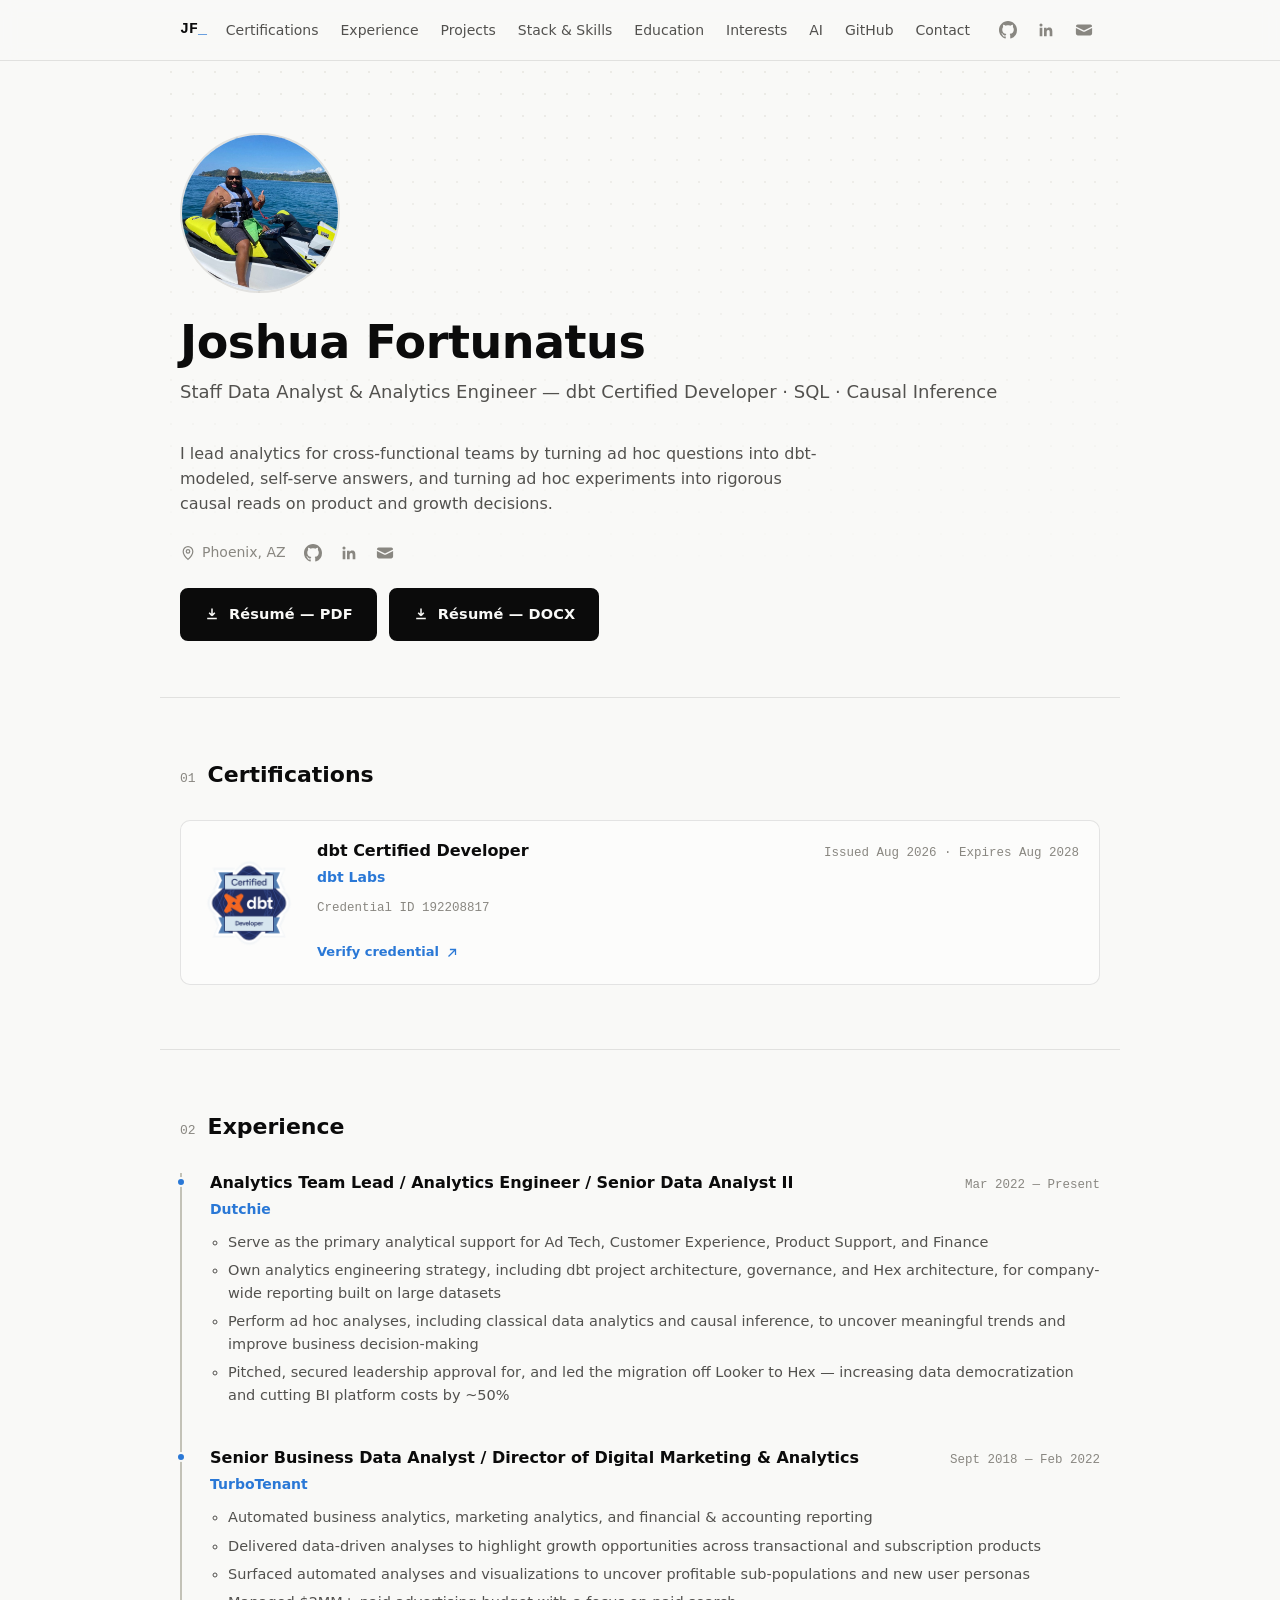
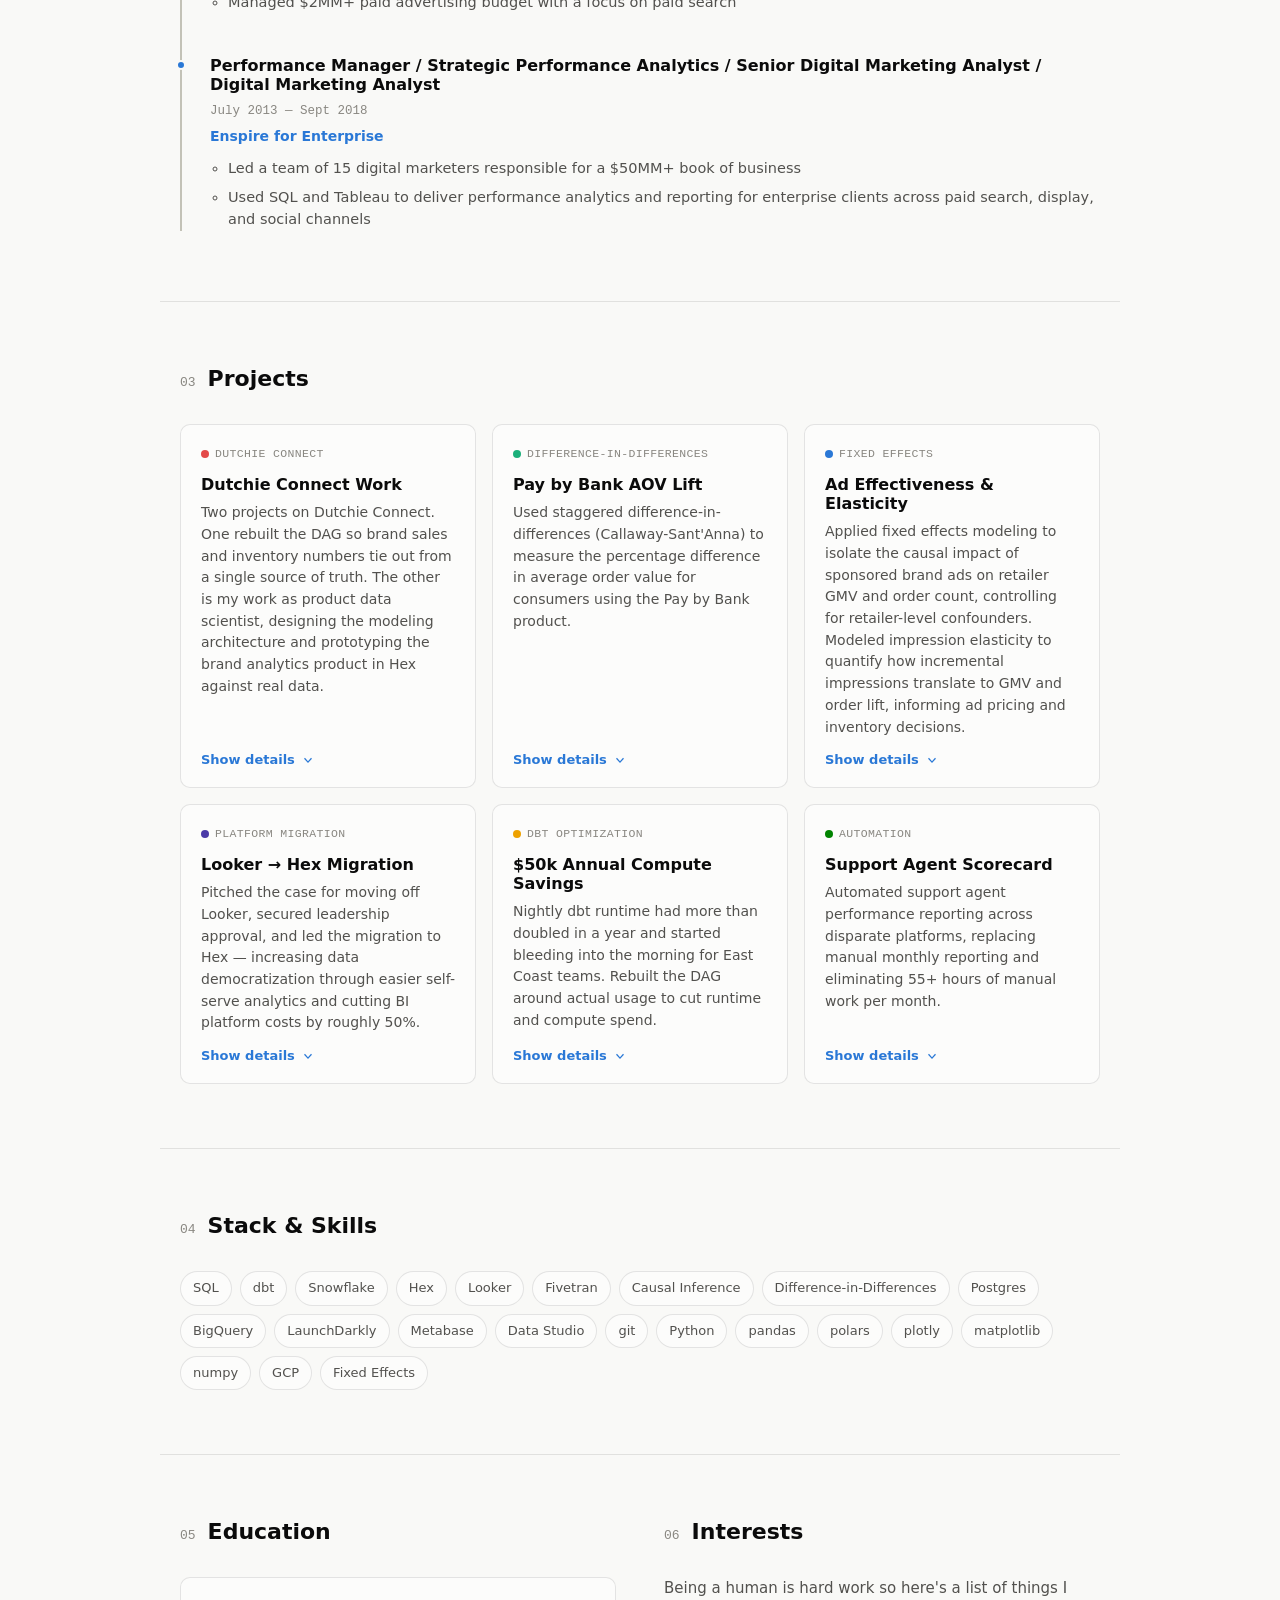
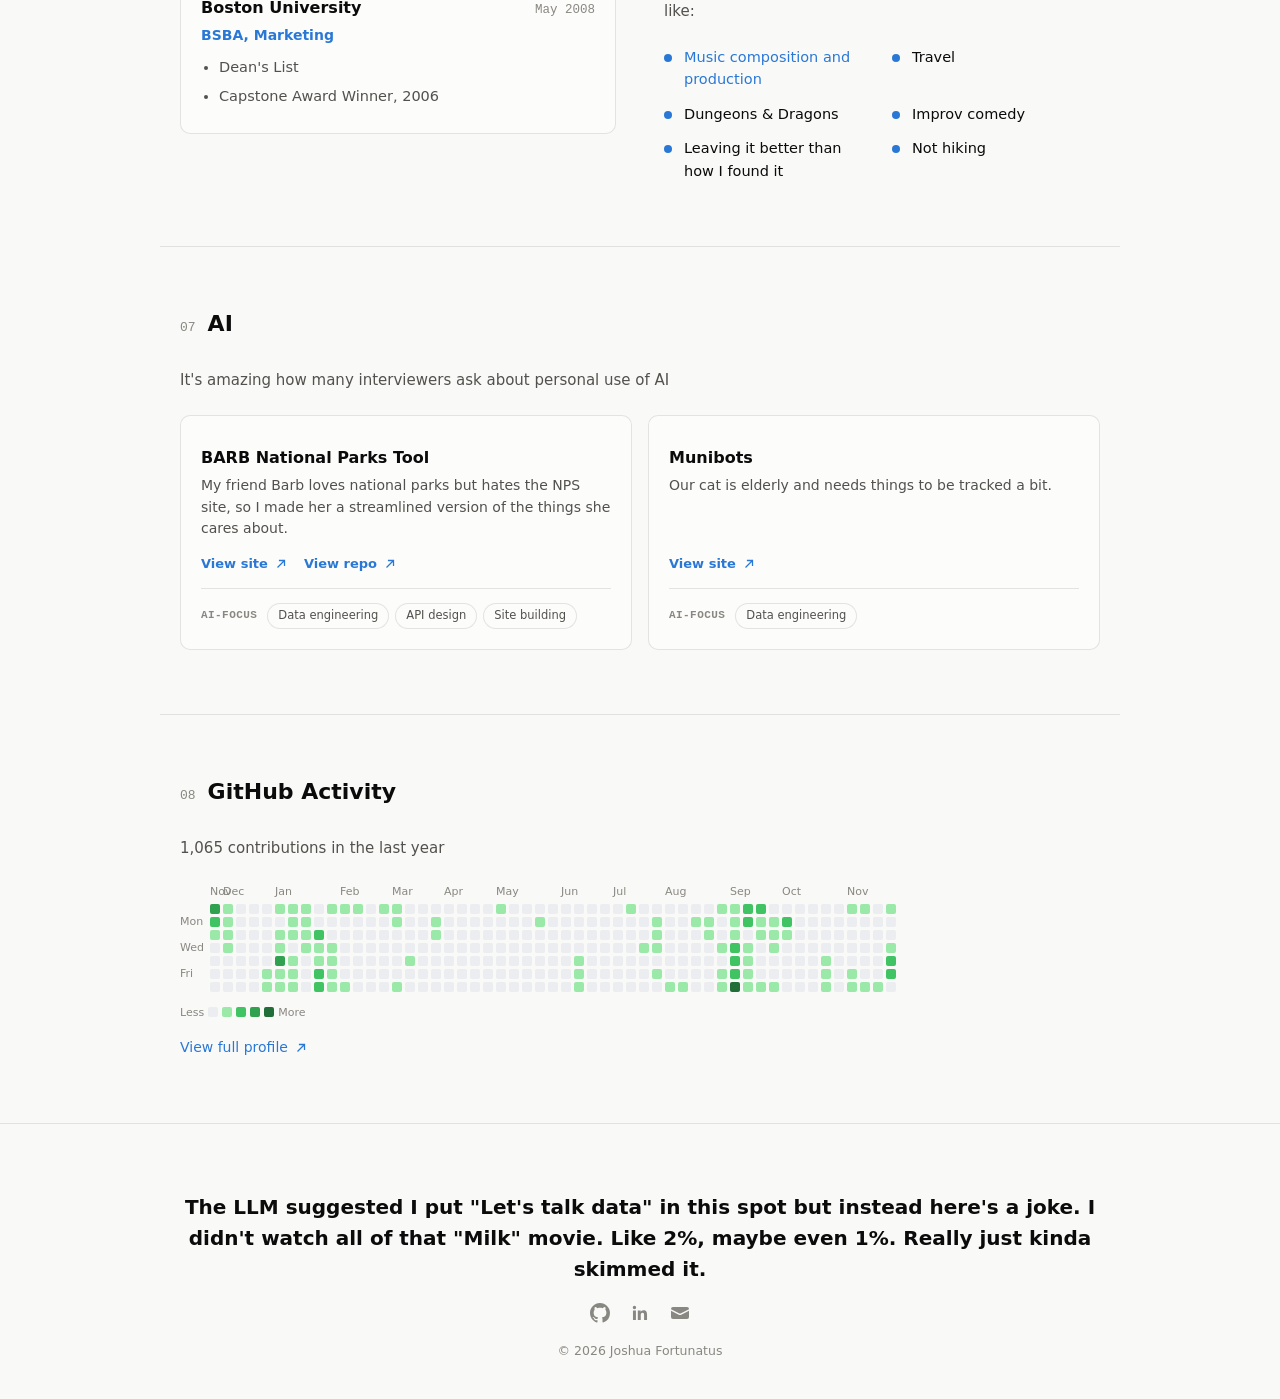
<file: index.html>
<!DOCTYPE html>
<html lang="en">
<head>
<meta charset="UTF-8">
<meta name="viewport" content="width=device-width, initial-scale=1.0">
<title>Joshua Fortunatus — Staff Data Analyst</title>
<meta name="description" content="Joshua Fortunatus — Staff Data Analyst. Analytics leadership, dbt architecture, BI modeling, and causal inference for product & growth teams.">
<link rel="icon" href="data:,">
<link rel="stylesheet" href="css/styles.css?v=2">
</head>
<body>

<header class="nav-wrap">
  <nav class="nav">
    <a class="nav__brand" href="#top">JF<span class="nav__cursor">_</span></a>
    <div class="nav__right">
      <ul class="nav__links">
        <li><a href="#certifications">Certifications</a></li>
        <li><a href="#experience">Experience</a></li>
        <li><a href="#projects">Projects</a></li>
        <li><a href="#stack">Stack &amp; Skills</a></li>
        <li><a href="#education">Education</a></li>
        <li><a href="#interests">Interests</a></li>
        <li><a href="#ai">AI</a></li>
        <li><a href="#github">GitHub</a></li>
        <li><a href="#contact">Contact</a></li>
      </ul>
      <div class="nav__socials">
        <a class="nav__social" href="https://github.com/joshuafortunatus" target="_blank" rel="noopener" aria-label="GitHub" title="GitHub">
          <svg viewBox="0 0 16 16" width="18" height="18" fill="currentColor"><path d="M8 0C3.58 0 0 3.58 0 8c0 3.54 2.29 6.53 5.47 7.59.4.07.55-.17.55-.38 0-.19-.01-.82-.01-1.49-2.01.37-2.53-.49-2.69-.94-.09-.23-.48-.94-.82-1.13-.28-.15-.68-.52-.01-.53.63-.01 1.08.58 1.23.82.72 1.21 1.87.87 2.33.66.07-.52.28-.87.51-1.07-1.78-.2-3.64-.89-3.64-3.95 0-.87.31-1.59.82-2.15-.08-.2-.36-1.02.08-2.12 0 0 .67-.21 2.2.82.64-.18 1.32-.27 2-.27.68 0 1.36.09 2 .27 1.53-1.04 2.2-.82 2.2-.82.44 1.1.16 1.92.08 2.12.51.56.82 1.27.82 2.15 0 3.07-1.87 3.75-3.65 3.95.29.25.54.73.54 1.48 0 1.07-.01 1.93-.01 2.2 0 .21.15.46.55.38A8.013 8.013 0 0 0 16 8c0-4.42-3.58-8-8-8Z"/></svg>
        </a>
        <a class="nav__social" href="https://linkedin.com/in/joshuafortunatus" target="_blank" rel="noopener" aria-label="LinkedIn" title="LinkedIn">
          <svg viewBox="0 0 24 24" width="18" height="18" fill="currentColor"><path d="M20.447 20.452h-3.554v-5.569c0-1.328-.027-3.037-1.852-3.037-1.853 0-2.136 1.445-2.136 2.939v5.667H9.351V9h3.414v1.561h.046c.477-.9 1.637-1.85 3.37-1.85 3.601 0 4.267 2.37 4.267 5.455v6.286zM5.337 7.433a2.062 2.062 0 1 1 0-4.124 2.062 2.062 0 0 1 0 4.124zM7.114 20.452H3.558V9h3.556v11.452z"/></svg>
        </a>
        <a class="nav__social" href="mailto:joshuafortunatus@gmail.com" aria-label="Email" title="Email">
          <svg viewBox="0 0 20 20" width="18" height="18" fill="currentColor"><path d="M3 4a2 2 0 0 0-2 2v.161l8.441 4.221a1.25 1.25 0 0 0 1.118 0L19 6.162V6a2 2 0 0 0-2-2H3Z"/><path d="M19 7.839l-7.77 3.885a2.75 2.75 0 0 1-2.46 0L1 7.839V14a2 2 0 0 0 2 2h14a2 2 0 0 0 2-2V7.839Z"/></svg>
        </a>
      </div>
    </div>
  </nav>
</header>

<main>

  <section id="top" class="hero">
    <div class="hero__grid" aria-hidden="true"></div>
    <div class="hero__inner">
      <div class="hero__top">
        <img class="hero__avatar" src="images/headshot.jpg" alt="Joshua Fortunatus" width="160" height="160">
        <div>
          <h1 class="hero__name">Joshua Fortunatus</h1>
          <p class="hero__title">Staff Data Analyst &amp; Analytics Engineer — dbt Certified Developer · SQL · Causal Inference</p>
        </div>
      </div>
      <p class="hero__lede">
        I lead analytics for cross-functional teams by turning ad hoc questions into
        dbt-modeled, self-serve answers, and turning ad hoc experiments into
        rigorous causal reads on product and growth decisions.
      </p>
      <div class="hero__meta">
        <span class="hero__loc">
          <svg viewBox="0 0 20 20" width="16" height="16" fill="none" stroke="currentColor" stroke-width="1.5"><path d="M10 18s6-5.5 6-10a6 6 0 1 0-12 0c0 4.5 6 10 6 10Z"/><circle cx="10" cy="8" r="2.2"/></svg>
          Phoenix, AZ
        </span>
        <a class="hero__link" href="https://github.com/joshuafortunatus" target="_blank" rel="noopener" aria-label="GitHub" title="github.com/joshuafortunatus">
          <svg viewBox="0 0 16 16" width="18" height="18" fill="currentColor"><path d="M8 0C3.58 0 0 3.58 0 8c0 3.54 2.29 6.53 5.47 7.59.4.07.55-.17.55-.38 0-.19-.01-.82-.01-1.49-2.01.37-2.53-.49-2.69-.94-.09-.23-.48-.94-.82-1.13-.28-.15-.68-.52-.01-.53.63-.01 1.08.58 1.23.82.72 1.21 1.87.87 2.33.66.07-.52.28-.87.51-1.07-1.78-.2-3.64-.89-3.64-3.95 0-.87.31-1.59.82-2.15-.08-.2-.36-1.02.08-2.12 0 0 .67-.21 2.2.82.64-.18 1.32-.27 2-.27.68 0 1.36.09 2 .27 1.53-1.04 2.2-.82 2.2-.82.44 1.1.16 1.92.08 2.12.51.56.82 1.27.82 2.15 0 3.07-1.87 3.75-3.65 3.95.29.25.54.73.54 1.48 0 1.07-.01 1.93-.01 2.2 0 .21.15.46.55.38A8.013 8.013 0 0 0 16 8c0-4.42-3.58-8-8-8Z"/></svg>
        </a>
        <a class="hero__link" href="https://linkedin.com/in/joshuafortunatus" target="_blank" rel="noopener" aria-label="LinkedIn" title="linkedin.com/in/joshuafortunatus">
          <svg viewBox="0 0 24 24" width="18" height="18" fill="currentColor"><path d="M20.447 20.452h-3.554v-5.569c0-1.328-.027-3.037-1.852-3.037-1.853 0-2.136 1.445-2.136 2.939v5.667H9.351V9h3.414v1.561h.046c.477-.9 1.637-1.85 3.37-1.85 3.601 0 4.267 2.37 4.267 5.455v6.286zM5.337 7.433a2.062 2.062 0 1 1 0-4.124 2.062 2.062 0 0 1 0 4.124zM7.114 20.452H3.558V9h3.556v11.452z"/></svg>
        </a>
        <a class="hero__link" href="mailto:joshuafortunatus@gmail.com" aria-label="Email" title="joshuafortunatus@gmail.com">
          <svg viewBox="0 0 20 20" width="18" height="18" fill="currentColor"><path d="M3 4a2 2 0 0 0-2 2v.161l8.441 4.221a1.25 1.25 0 0 0 1.118 0L19 6.162V6a2 2 0 0 0-2-2H3Z"/><path d="M19 7.839l-7.77 3.885a2.75 2.75 0 0 1-2.46 0L1 7.839V14a2 2 0 0 0 2 2h14a2 2 0 0 0 2-2V7.839Z"/></svg>
        </a>
      </div>
      <div class="hero__resume">
        <a class="btn-resume" href="files/Joshua-Fortunatus-Resume.pdf" download>
          <svg viewBox="0 0 20 20" width="16" height="16" fill="none" stroke="currentColor" stroke-width="1.9"><path d="M10 3v9m0 0 3.5-3.5M10 12 6.5 8.5M4 15.5h12"/></svg>
          Résumé &mdash; PDF
        </a>
        <a class="btn-resume" href="files/Joshua-Fortunatus-Resume.docx" download>
          <svg viewBox="0 0 20 20" width="16" height="16" fill="none" stroke="currentColor" stroke-width="1.9"><path d="M10 3v9m0 0 3.5-3.5M10 12 6.5 8.5M4 15.5h12"/></svg>
          Résumé &mdash; DOCX
        </a>
      </div>
    </div>
  </section>

  <section id="certifications" class="section">
    <h2 class="section__title"><span class="section__index">01</span> Certifications</h2>
    <div class="cert-card">
      <img class="cert-card__badge" src="images/badges/dbt-certified-developer.png" alt="dbt Certified Developer badge" width="96" height="96" loading="lazy">
      <div class="cert-card__body">
        <div class="education-card__head">
          <h3>dbt Certified Developer</h3>
          <span class="timeline__dates">Issued Aug 2026 &middot; Expires Aug 2028</span>
        </div>
        <p class="education-card__degree">dbt Labs</p>
        <p class="cert-card__meta">Credential ID 192208817</p>
        <a class="project-card__link" href="https://credentials.getdbt.com/d8a7bb94-2aa2-4e43-95b8-a3a01785aeaf" target="_blank" rel="noopener">
          Verify credential
          <svg viewBox="0 0 20 20" width="14" height="14" fill="none" stroke="currentColor" stroke-width="1.8"><path d="M7 5h8v8M15 5 5 15"/></svg>
        </a>
      </div>
    </div>
  </section>

  <section id="experience" class="section">
    <h2 class="section__title"><span class="section__index">02</span> Experience</h2>

    <ol class="timeline">
      <li class="timeline__item">
        <div class="timeline__dot"></div>
        <div class="timeline__body">
          <div class="timeline__head">
            <h3>Analytics Team Lead / Analytics Engineer / Senior Data Analyst II</h3>
            <span class="timeline__dates">Mar 2022 — Present</span>
          </div>
          <p class="timeline__org">Dutchie</p>
          <ul class="timeline__bullets">
            <li>Serve as the primary analytical support for Ad Tech, Customer Experience, Product Support, and Finance</li>
            <li>Own analytics engineering strategy, including dbt project architecture, governance, and Hex architecture, for company-wide reporting built on large datasets</li>
            <li>Perform ad hoc analyses, including classical data analytics and causal inference, to uncover meaningful trends and improve business decision-making</li>
            <li>Pitched, secured leadership approval for, and led the migration off Looker to Hex — increasing data democratization and cutting BI platform costs by ~50%</li>
          </ul>
        </div>
      </li>

      <li class="timeline__item">
        <div class="timeline__dot"></div>
        <div class="timeline__body">
          <div class="timeline__head">
            <h3>Senior Business Data Analyst / Director of Digital Marketing &amp; Analytics</h3>
            <span class="timeline__dates">Sept 2018 — Feb 2022</span>
          </div>
          <p class="timeline__org">TurboTenant</p>
          <ul class="timeline__bullets">
            <li>Automated business analytics, marketing analytics, and financial &amp; accounting reporting</li>
            <li>Delivered data-driven analyses to highlight growth opportunities across transactional and subscription products</li>
            <li>Surfaced automated analyses and visualizations to uncover profitable sub-populations and new user personas</li>
            <li>Managed $2MM+ paid advertising budget with a focus on paid search</li>
          </ul>
        </div>
      </li>

      <li class="timeline__item">
        <div class="timeline__dot"></div>
        <div class="timeline__body">
          <div class="timeline__head">
            <h3>Performance Manager / Strategic Performance Analytics / Senior Digital Marketing Analyst / Digital Marketing Analyst</h3>
            <span class="timeline__dates">July 2013 — Sept 2018</span>
          </div>
          <p class="timeline__org">Enspire for Enterprise</p>
          <ul class="timeline__bullets">
            <li>Led a team of 15 digital marketers responsible for a $50MM+ book of business</li>
            <li>Used SQL and Tableau to deliver performance analytics and reporting for enterprise clients across paid search, display, and social channels</li>
          </ul>
        </div>
      </li>
    </ol>
  </section>

  <section id="projects" class="section">
    <h2 class="section__title"><span class="section__index">03</span> Projects</h2>

    <div class="projects__grid">
      <article class="project-card">
        <span class="badge"><i class="badge__dot badge__dot--6"></i>Dutchie Connect</span>
        <h3 class="project-card__title">Dutchie Connect Work</h3>
        <p class="project-card__desc">
          Two projects on Dutchie Connect. One rebuilt the DAG so brand sales
          and inventory numbers tie out from a single source of truth. The
          other is my work as product data scientist, designing the modeling
          architecture and prototyping the brand analytics product in Hex
          against real data.
        </p>
        <button class="project-card__toggle" type="button" data-modal-open="modal-dutchie-connect">
          Show details
          <svg viewBox="0 0 20 20" width="14" height="14" fill="none" stroke="currentColor" stroke-width="1.8"><path d="M5 7.5 10 13l5-5.5"/></svg>
        </button>
      </article>

      <article class="project-card">
        <span class="badge"><i class="badge__dot badge__dot--2"></i>Difference-in-Differences</span>
        <h3 class="project-card__title">Pay by Bank AOV Lift</h3>
        <p class="project-card__desc">
          Used staggered difference-in-differences (Callaway-Sant'Anna) to
          measure the percentage difference in average order value for
          consumers using the Pay by Bank product.
        </p>
        <button class="project-card__toggle" type="button" data-modal-open="modal-pay-by-bank">
          Show details
          <svg viewBox="0 0 20 20" width="14" height="14" fill="none" stroke="currentColor" stroke-width="1.8"><path d="M5 7.5 10 13l5-5.5"/></svg>
        </button>
      </article>

      <article class="project-card">
        <span class="badge"><i class="badge__dot badge__dot--1"></i>Fixed Effects</span>
        <h3 class="project-card__title">Ad Effectiveness &amp; Elasticity</h3>
        <p class="project-card__desc">
          Applied fixed effects modeling to isolate the causal impact of sponsored
          brand ads on retailer GMV and order count, controlling for retailer-level
          confounders. Modeled impression elasticity to quantify how incremental
          impressions translate to GMV and order lift, informing ad pricing and
          inventory decisions.
        </p>
        <button class="project-card__toggle" type="button" data-modal-open="modal-ad-effectiveness">
          Show details
          <svg viewBox="0 0 20 20" width="14" height="14" fill="none" stroke="currentColor" stroke-width="1.8"><path d="M5 7.5 10 13l5-5.5"/></svg>
        </button>
      </article>

      <article class="project-card">
        <span class="badge"><i class="badge__dot badge__dot--5"></i>Platform Migration</span>
        <h3 class="project-card__title">Looker → Hex Migration</h3>
        <p class="project-card__desc">
          Pitched the case for moving off Looker, secured leadership approval,
          and led the migration to Hex — increasing data democratization
          through easier self-serve analytics and cutting BI platform costs
          by roughly 50%.
        </p>
        <button class="project-card__toggle" type="button" data-modal-open="modal-looker-hex">
          Show details
          <svg viewBox="0 0 20 20" width="14" height="14" fill="none" stroke="currentColor" stroke-width="1.8"><path d="M5 7.5 10 13l5-5.5"/></svg>
        </button>
      </article>

      <article class="project-card">
        <span class="badge"><i class="badge__dot badge__dot--3"></i>dbt Optimization</span>
        <h3 class="project-card__title">$50k Annual Compute Savings</h3>
        <p class="project-card__desc">
          Nightly dbt runtime had more than doubled in a year and started
          bleeding into the morning for East Coast teams. Rebuilt the DAG
          around actual usage to cut runtime and compute spend.
        </p>
        <button class="project-card__toggle" type="button" data-modal-open="modal-dbt-optimization">
          Show details
          <svg viewBox="0 0 20 20" width="14" height="14" fill="none" stroke="currentColor" stroke-width="1.8"><path d="M5 7.5 10 13l5-5.5"/></svg>
        </button>
      </article>

      <article class="project-card">
        <span class="badge"><i class="badge__dot badge__dot--4"></i>Automation</span>
        <h3 class="project-card__title">Support Agent Scorecard</h3>
        <p class="project-card__desc">
          Automated support agent performance reporting across disparate
          platforms, replacing manual monthly reporting and eliminating 55+
          hours of manual work per month.
        </p>
        <button class="project-card__toggle" type="button" data-modal-open="modal-support-scorecard">
          Show details
          <svg viewBox="0 0 20 20" width="14" height="14" fill="none" stroke="currentColor" stroke-width="1.8"><path d="M5 7.5 10 13l5-5.5"/></svg>
        </button>
      </article>
    </div>

    <dialog id="modal-pay-by-bank" class="project-modal">
      <button class="project-modal__close" type="button" data-modal-close aria-label="Close">
        <svg viewBox="0 0 20 20" width="18" height="18" fill="none" stroke="currentColor" stroke-width="1.8"><path d="M5 5l10 10M15 5 5 15"/></svg>
      </button>
      <span class="badge"><i class="badge__dot badge__dot--2"></i>Difference-in-Differences</span>
      <h3 class="project-modal__title">Pay by Bank AOV Lift</h3>
      <div class="project-card__details">
        <div class="detail-block">
          <h4 class="detail-block__label">Problem</h4>
          <ul>
            <li>Industry-wide price compression had AOV falling for years — any dollar-denominated lift metric shrank over time even if PBB's relative advantage stayed constant</li>
            <li>Adopters differed from non-adopters (higher baselines, staggered adoption timing), so naive before/after or adopter-vs-rest comparisons were confounded</li>
            <li>"Order frequency" was invisible to standard panels: measuring only the months a customer shopped couldn't distinguish "shopped more often" from "shopped the same, in fewer months"</li>
          </ul>
        </div>
        <div class="detail-block">
          <h4 class="detail-block__label">Approach</h4>
          <ul>
            <li>Callaway–Sant'Anna staggered difference-in-differences: each adopter cohort vs. customers who hadn't adopted yet, reported in percentages only</li>
            <li>Dollar outcomes were estimated in logs, so the parallel-trends assumption was about rates of change, not dollars — a proportional market decline canceled out instead of masquerading as a shrinking effect</li>
            <li>Effects were averaged over a fixed two-year post-adoption window with bootstrap confidence intervals; the adoption month itself was excluded (it mechanically contained the first PBB order)</li>
          </ul>
        </div>
        <div class="detail-block">
          <h4 class="detail-block__label">Execution</h4>
          <ul>
            <li>Monthly customer-level panel; tens of thousands of adopters and matched-scale never-adopted controls, stratified and inverse-probability weighted</li>
            <li>Diagnostics as gates, not formalities: pre-trend placebos, anticipation correction, data-quality audits, and a cohort-support check justifying the analysis window</li>
            <li>The frequency estimate was stress-tested with placebo adoptions — never-adopters given fake adoption dates reproduced the raw estimate almost exactly with zero treatment, exposing it as a customer-lifecycle artifact rather than a PBB effect</li>
          </ul>
        </div>
        <div class="detail-block">
          <h4 class="detail-block__label">Outcome</h4>
          <ul>
            <li>Statistically significant lift in order value, and a larger lift in spend within the months customers shopped — both robust to price compression by construction</li>
            <li>No detectable change in order frequency — the same order count consolidated into fewer, denser shopping months</li>
            <li>Net: total customer spend rose modestly (on the order of the basket-size effect); the larger per-shopping-month figure described concentration, not new dollars</li>
          </ul>
        </div>
      </div>
    </dialog>

    <dialog id="modal-dutchie-connect" class="project-modal">
      <button class="project-modal__close" type="button" data-modal-close aria-label="Close">
        <svg viewBox="0 0 20 20" width="18" height="18" fill="none" stroke="currentColor" stroke-width="1.8"><path d="M5 5l10 10M15 5 5 15"/></svg>
      </button>
      <div class="project-modal__choice" data-tab-choice>
        <h3 class="project-modal__title">Dutchie Connect Work</h3>
        <p class="project-card__desc">Two projects on Dutchie Connect. Pick one to see the details.</p>
        <div class="project-modal__choice-buttons">
          <button class="project-modal__choice-btn" type="button" data-tab-target="tab-dag-rebuild">
            <span class="badge"><i class="badge__dot badge__dot--6"></i>Data Modeling</span>
            <span class="project-modal__choice-title">DAG Rebuild</span>
          </button>
          <button class="project-modal__choice-btn" type="button" data-tab-target="tab-connect-prototype">
            <span class="badge"><i class="badge__dot badge__dot--4"></i>Product Prototyping</span>
            <span class="project-modal__choice-title">Analytics Prototype</span>
          </button>
        </div>
      </div>

      <div class="project-modal__tabpanel" id="tab-dag-rebuild" data-tabpanel hidden>
        <button class="project-modal__back" type="button" data-tab-back>
          <svg viewBox="0 0 20 20" width="14" height="14" fill="none" stroke="currentColor" stroke-width="1.8"><path d="M12.5 5 7.5 10l5 5"/></svg>
          Back
        </button>
        <span class="badge"><i class="badge__dot badge__dot--6"></i>Data Modeling</span>
        <h3 class="project-modal__title">Dutchie Connect DAG Rebuild</h3>
        <div class="project-card__details">
          <div class="detail-block">
            <h4 class="detail-block__label">Problem</h4>
            <ul>
              <li>Dutchie Connect surfaces brand-level sales and inventory performance across every connected retailer, but the original DAG was built by engineers unfamiliar with dbt best practices — logical inconsistencies, lineage violations, and data drift</li>
              <li>Open business question: could the existing data support Connect's launch requirements, or did it need a ground-up rebuild</li>
              <li>Legacy and novel sales and inventory definitions had never been formally reconciled</li>
              <li>Connect needed specific data surfaced with consistent hygiene applied everywhere it appeared across brand-facing performance views</li>
            </ul>
          </div>
          <div class="detail-block">
            <h4 class="detail-block__label">Approach</h4>
            <ul>
              <li>Partnered with stakeholders to align legacy and novel sales and inventory definitions, documented in Confluence as the source of truth</li>
              <li>Audited the existing code against those definitions and found fanout, model-to-model inconsistencies, and missed opportunities for modularity</li>
              <li>Working with the engineer owning API design, agreed to pre-aggregate metrics in dbt rather than compute components client-side</li>
              <li>Took a "narrow waist" approach: one mart owns all definitional logic and hygiene, and every downstream model inherits from it</li>
            </ul>
          </div>
          <div class="detail-block">
            <h4 class="detail-block__label">Execution</h4>
            <ul>
              <li>Built the spine mart to encapsulate the agreed-upon definitions and hygiene rules exactly once</li>
              <li>Reduced downstream models to simple aggregations at different grains (brand, retailer, market), all built on the same upstream ancestor</li>
              <li>DAG tied out top to bottom, since every model traced back to the same source</li>
            </ul>
          </div>
          <div class="detail-block">
            <h4 class="detail-block__label">Outcome</h4>
            <ul>
              <li>Confirmed the data could support Dutchie Connect's launch without a ground-up rebuild</li>
              <li>Eliminated fanout and lineage violations across the sales and inventory models</li>
              <li>Numbers reconciled consistently across every grain the product surfaced to brands</li>
              <li>Established a reusable narrow-waist pattern for future feature builds on the same data</li>
            </ul>
          </div>
        </div>
      </div>

      <div class="project-modal__tabpanel" id="tab-connect-prototype" data-tabpanel hidden>
        <button class="project-modal__back" type="button" data-tab-back>
          <svg viewBox="0 0 20 20" width="14" height="14" fill="none" stroke="currentColor" stroke-width="1.8"><path d="M12.5 5 7.5 10l5 5"/></svg>
          Back
        </button>
        <span class="badge"><i class="badge__dot badge__dot--4"></i>Product Prototyping</span>
        <h3 class="project-modal__title">Dutchie Connect Analytics Prototype</h3>
        <div class="project-card__details">
          <div class="detail-block">
            <h4 class="detail-block__label">Problem</h4>
            <ul>
              <li>Dutchie Connect needed a brand-facing analytics product, and someone had to own the modeling architecture and the UX together instead of handing them off between teams</li>
              <li>Brands could see their own performance, but had no way to contextualize it against the broader market: pricing, velocity, and discounting all lived in isolation</li>
            </ul>
          </div>
          <div class="detail-block">
            <h4 class="detail-block__label">Approach</h4>
            <ul>
              <li>I am the product data scientist for Connect: I own the modeling architecture and design the product UX myself in Hex</li>
              <li>I build directly against real production data instead of mocks, and engineering builds from what I ship in Hex rather than a separate spec</li>
            </ul>
          </div>
          <div class="detail-block">
            <h4 class="detail-block__label">Execution</h4>
            <ul>
              <li>Designed the Overview page: hero metrics and state-level penetration</li>
              <li>Designed the Brand Funded Deals page: campaign performance metrics for sponsored placements</li>
              <li>Designed the Market Intelligence page: contextualizes brand performance against the market with penetration, pricing distribution, sales velocity, and discount metrics, to surface strategic options and opportunities</li>
            </ul>
          </div>
          <div class="detail-block">
            <h4 class="detail-block__label">Outcome</h4>
            <ul>
              <li>My designs are what ship. Engineering builds the Overview, Brand Funded Deals, and Market Intelligence pages directly from the Hex prototype.</li>
              <li>The metric definitions I set in the prototype are the ones the production build runs on</li>
            </ul>
          </div>
        </div>
      </div>
    </dialog>

    <dialog id="modal-ad-effectiveness" class="project-modal">
      <button class="project-modal__close" type="button" data-modal-close aria-label="Close">
        <svg viewBox="0 0 20 20" width="18" height="18" fill="none" stroke="currentColor" stroke-width="1.8"><path d="M5 5l10 10M15 5 5 15"/></svg>
      </button>
      <span class="badge"><i class="badge__dot badge__dot--1"></i>Fixed Effects</span>
      <h3 class="project-modal__title">Ad Effectiveness &amp; Elasticity</h3>
      <div class="project-card__details">
        <div class="detail-block">
          <h4 class="detail-block__label">Problem</h4>
          <ul>
            <li>Dispensaries that ran sponsored placements weren't like those that didn't — bigger, faster-growing menus adopted ads first, so any ads-vs-no-ads comparison was confounded from the start</li>
            <li>Before/after comparisons were equally polluted: the whole market moved with holidays, promos, and seasonality, so a dispensary's "lift" was often just everyone's good day</li>
            <li>"Did turning ads on matter?" and "did spending more matter?" were different questions that a single model couldn't answer cleanly</li>
          </ul>
        </div>
        <div class="detail-block">
          <h4 class="detail-block__label">Approach</h4>
          <ul>
            <li>Two-way fixed-effects panel: every dispensary was compared only to itself (its own ads-on vs. ads-off days), with each calendar day's market-wide baseline estimated and subtracted out</li>
            <li>Two complementary models: a binary on/off comparison for whether active placements mattered, and a log-log impression-elasticity model for whether scaling volume mattered — with diminishing returns built into the functional form</li>
            <li>Effects were estimated overall and by customer tier, since a pooled average could hide who actually benefited</li>
          </ul>
        </div>
        <div class="detail-block">
          <h4 class="detail-block__label">Execution</h4>
          <ul>
            <li>Daily dispensary-level panel of sales and ads activity; standard errors clustered by dispensary; tier effects via interaction terms</li>
            <li>Robustness through re-specification: first-differences models at both daily and weekly grain independently reproduced a significant effect in the same range, so the finding wasn't an artifact of one modeling choice</li>
            <li>Causality bounded honestly: the design removed fixed dispensary traits and market-wide shocks, but couldn't rule out simultaneous changes (a promo launched alongside ads) — flagged explicitly, with a user-level A/B test named as the definitive follow-up</li>
          </ul>
        </div>
        <div class="detail-block">
          <h4 class="detail-block__label">Outcome</h4>
          <ul>
            <li>Dispensaries saw significantly more GMV and more orders on days sponsored placements were active, with essentially no change in basket size — ads converted more browsers into buyers rather than making buyers spend more</li>
            <li>More impressions drove more revenue with diminishing returns, and the effect was significant in every tier — including the smallest dispensaries, where the blunt on/off signal alone was too noisy to detect</li>
            <li>Larger dispensaries showed the smallest incremental returns to scaling impressions, consistent with a higher baseline that was harder to move</li>
          </ul>
        </div>
      </div>
    </dialog>

    <dialog id="modal-looker-hex" class="project-modal">
      <button class="project-modal__close" type="button" data-modal-close aria-label="Close">
        <svg viewBox="0 0 20 20" width="18" height="18" fill="none" stroke="currentColor" stroke-width="1.8"><path d="M5 5l10 10M15 5 5 15"/></svg>
      </button>
      <span class="badge"><i class="badge__dot badge__dot--5"></i>Platform Migration</span>
      <h3 class="project-modal__title">Looker → Hex Migration</h3>
      <div class="project-card__details">
        <div class="detail-block">
          <h4 class="detail-block__label">Problem</h4>
          <ul>
            <li><strong>Poor legacy implementation</strong> — Looker had become a "kitchen sink," trying to be everything for everyone for every use case, instead of focusing on who used the data most and what they were actually trying to answer</li>
            <li><strong>Data fidelity &amp; definitions</strong> — inconsistent metric definitions across dashboards eroded trust in the numbers</li>
            <li><strong>Blocker to exploratory analysis</strong> — even simple questions were too slow to answer, throttling stakeholders who already had deep domain knowledge from self-serving</li>
          </ul>
        </div>
        <div class="detail-block">
          <h4 class="detail-block__label">Approach</h4>
          <ul>
            <li>Treated dbt and BI as a single ecosystem, where each layer informs the other, instead of retrofitting BI on top of a legacy model</li>
            <li>Centralized metric definitions in one place with a "narrow waist" approach, so every downstream tool inherits the same source of truth</li>
            <li>Layered AI-assisted answers on top of that narrow waist — with the right context, an agent can resolve low-to-medium complexity questions for stakeholders who already have deep domain knowledge, closing the gap on simple-but-slow asks</li>
          </ul>
        </div>
        <div class="detail-block">
          <h4 class="detail-block__label">Execution</h4>
          <ul>
            <li>Built context guides so similar questions converge on increasingly deterministic answers</li>
            <li>Version-controlled everything through git</li>
            <li>Ran hands-on training as adoption rolled out</li>
          </ul>
        </div>
        <div class="detail-block">
          <h4 class="detail-block__label">Outcome</h4>
          <p>Overwhelming support for Hex during the trial period, with excitement growing as adoption broadened — more trust in the data, and more collaboration across teams.</p>
        </div>
      </div>
    </dialog>

    <dialog id="modal-dbt-optimization" class="project-modal">
      <button class="project-modal__close" type="button" data-modal-close aria-label="Close">
        <svg viewBox="0 0 20 20" width="18" height="18" fill="none" stroke="currentColor" stroke-width="1.8"><path d="M5 5l10 10M15 5 5 15"/></svg>
      </button>
      <span class="badge"><i class="badge__dot badge__dot--3"></i>dbt Optimization</span>
      <h3 class="project-modal__title">$50k Annual Compute Savings</h3>
      <div class="project-card__details">
        <div class="detail-block">
          <h4 class="detail-block__label">Problem</h4>
          <ul>
            <li>Nightly dbt runtime had more than doubled over the course of a year, quietly eating into the morning reporting window</li>
            <li>Runs were sometimes still finishing when East Coast employees logged on, so they started their day looking at stale data</li>
          </ul>
        </div>
        <div class="detail-block">
          <h4 class="detail-block__label">Approach</h4>
          <ul>
            <li>Identified the long-running models actually driving the runtime growth</li>
            <li>Triaged each one: optimize it for real usage, or deprecate it if it wasn't earning its runtime</li>
          </ul>
        </div>
        <div class="detail-block">
          <h4 class="detail-block__label">Execution</h4>
          <ul>
            <li>Queried usage logs to find models that were active in the DAG but never actually surfaced to stakeholders in the BI layer, and removed them</li>
            <li>Materialized the largest remaining models as incremental instead of full-refresh</li>
            <li>Rebuilt remaining models around actual use cases and their primary stakeholders</li>
            <li>Right-sized warehouse compute for the models that still needed it</li>
          </ul>
        </div>
        <div class="detail-block">
          <h4 class="detail-block__label">Outcome</h4>
          <ul>
            <li>Cut nightly runtime by 40%</li>
            <li>Cut compute costs by $50k annually</li>
            <li>Established more rigorous modeling guidelines to keep the DAG from bloating again</li>
          </ul>
        </div>
      </div>
    </dialog>

    <dialog id="modal-support-scorecard" class="project-modal">
      <button class="project-modal__close" type="button" data-modal-close aria-label="Close">
        <svg viewBox="0 0 20 20" width="18" height="18" fill="none" stroke="currentColor" stroke-width="1.8"><path d="M5 5l10 10M15 5 5 15"/></svg>
      </button>
      <span class="badge"><i class="badge__dot badge__dot--4"></i>Automation</span>
      <h3 class="project-modal__title">Support Agent Scorecard</h3>
      <div class="project-card__details">
        <div class="detail-block">
          <h4 class="detail-block__label">Problem</h4>
          <ul>
            <li>Support needed one unified view of agent performance, but the team worked across several different platforms to manage customer communication and workload</li>
            <li>Manual reporting existed, but even with templates it took several people and several hours a month to put together — and still had errors</li>
          </ul>
        </div>
        <div class="detail-block">
          <h4 class="detail-block__label">Approach</h4>
          <ul>
            <li>Found a join key that actually held across every system, rather than forcing a data model onto systems that were never built to talk to each other</li>
            <li>Got buy-in on metric definitions before building anything, so the numbers wouldn't get re-litigated after the fact</li>
          </ul>
        </div>
        <div class="detail-block">
          <h4 class="detail-block__label">Execution</h4>
          <ul>
            <li>Agent email turned out to be the only identifier consistent across every system, so everything anchored on that</li>
            <li>Built an agent-date scaffold with metrics pre-aggregated daily for speed, while keeping the underlying marts detailed enough to drop into a specific ticket, call, or chat when someone needed to check the receipts</li>
          </ul>
        </div>
        <div class="detail-block">
          <h4 class="detail-block__label">Outcome</h4>
          <ul>
            <li>Eliminated 55+ hours of manual reporting a month</li>
            <li>More trustworthy numbers than the manual process ever produced</li>
            <li>Went beyond what Zendesk's own reporting could do, with much tighter metric definitions to match</li>
          </ul>
        </div>
      </div>
    </dialog>
  </section>

  <section id="stack" class="section">
    <h2 class="section__title"><span class="section__index">04</span> Stack &amp; Skills</h2>
    <div class="pills">
      <span class="pill">SQL</span>
      <span class="pill">dbt</span>
      <span class="pill">Snowflake</span>
      <span class="pill">Hex</span>
      <span class="pill">Looker</span>
      <span class="pill">Fivetran</span>
      <span class="pill">Causal Inference</span>
      <span class="pill">Difference-in-Differences</span>
      <span class="pill">Postgres</span>
      <span class="pill">BigQuery</span>
      <span class="pill">LaunchDarkly</span>
      <span class="pill">Metabase</span>
      <span class="pill">Data Studio</span>
      <span class="pill">git</span>
      <span class="pill">Python</span>
      <span class="pill">pandas</span>
      <span class="pill">polars</span>
      <span class="pill">plotly</span>
      <span class="pill">matplotlib</span>
      <span class="pill">numpy</span>
      <span class="pill">GCP</span>
      <span class="pill">Fixed Effects</span>
    </div>
  </section>

  <section class="section split-section">
    <div id="education" class="split-section__col">
      <h2 class="section__title"><span class="section__index">05</span> Education</h2>
      <div class="education-card">
        <div class="education-card__head">
          <h3>Boston University</h3>
          <span class="timeline__dates">May 2008</span>
        </div>
        <p class="education-card__degree">BSBA, Marketing</p>
        <ul class="timeline__bullets">
          <li>Dean's List</li>
          <li>Capstone Award Winner, 2006</li>
        </ul>
      </div>
    </div>

    <div id="interests" class="split-section__col">
      <h2 class="section__title"><span class="section__index">06</span> Interests</h2>
      <p class="section__subtitle">Being a human is hard work so here's a list of things I like:</p>
      <ul class="interests__list">
        <li><a href="https://open.spotify.com/artist/3Ui5tJhFWJSjwMRpVALq4x" target="_blank" rel="noopener">Music composition and production</a></li>
        <li>Travel</li>
        <li>Dungeons &amp; Dragons</li>
        <li>Improv comedy</li>
        <li>Leaving it better than how I found it</li>
        <li>Not hiking</li>
      </ul>
    </div>
  </section>

  <section id="ai" class="section">
    <h2 class="section__title"><span class="section__index">07</span> AI</h2>
    <p class="section__subtitle">It's amazing how many interviewers ask about personal use of AI</p>
    <div class="projects__grid">
      <article class="project-card">
        <h3 class="project-card__title">BARB National Parks Tool</h3>
        <p class="project-card__desc">
          My friend Barb loves national parks but hates the NPS site, so I
          made her a streamlined version of the things she cares about.
        </p>
        <div class="project-card__links">
          <a class="project-card__link" href="https://barbnps.com/" target="_blank" rel="noopener">
            View site
            <svg viewBox="0 0 20 20" width="14" height="14" fill="none" stroke="currentColor" stroke-width="1.8"><path d="M7 5h8v8M15 5 5 15"/></svg>
          </a>
          <a class="project-card__link" href="https://github.com/joshuafortunatus/nps_barb" target="_blank" rel="noopener">
            View repo
            <svg viewBox="0 0 20 20" width="14" height="14" fill="none" stroke="currentColor" stroke-width="1.8"><path d="M7 5h8v8M15 5 5 15"/></svg>
          </a>
        </div>
        <div class="ai-focus">
          <span class="ai-focus__label">AI-focus</span>
          <span class="pill">Data engineering</span>
          <span class="pill">API design</span>
          <span class="pill">Site building</span>
        </div>
      </article>

      <article class="project-card">
        <h3 class="project-card__title">Munibots</h3>
        <p class="project-card__desc">
          Our cat is elderly and needs things to be tracked a bit.
        </p>
        <a class="project-card__link" href="https://app.hex.tech/019a27ae-b25b-7008-a116-ac49ad57402f/app/Munibots-031SXWYgp68g7ZYQJitk2u/latest" target="_blank" rel="noopener">
          View site
          <svg viewBox="0 0 20 20" width="14" height="14" fill="none" stroke="currentColor" stroke-width="1.8"><path d="M7 5h8v8M15 5 5 15"/></svg>
        </a>
        <div class="ai-focus">
          <span class="ai-focus__label">AI-focus</span>
          <span class="pill">Data engineering</span>
        </div>
      </article>
    </div>
  </section>

  <section id="github" class="section">
    <h2 class="section__title"><span class="section__index">08</span> GitHub Activity</h2>
    <p class="section__subtitle" id="gh-subtitle">Loading contribution activity&hellip;</p>
    <div class="gh-chart">
      <div class="gh-chart__scroll">
        <div class="gh-chart__months" id="gh-months"></div>
        <div class="gh-chart__weekdays">
          <span></span><span>Mon</span><span></span><span>Wed</span><span></span><span>Fri</span><span></span>
        </div>
        <div class="gh-chart__grid" id="gh-grid"></div>
      </div>
      <div class="gh-chart__legend">
        <span>Less</span>
        <span class="gh-cell gh-cell--0"></span>
        <span class="gh-cell gh-cell--1"></span>
        <span class="gh-cell gh-cell--2"></span>
        <span class="gh-cell gh-cell--3"></span>
        <span class="gh-cell gh-cell--4"></span>
        <span>More</span>
      </div>
    </div>
    <a class="gh-chart__link" href="https://github.com/joshuafortunatus" target="_blank" rel="noopener">
      View full profile
      <svg viewBox="0 0 20 20" width="14" height="14" fill="none" stroke="currentColor" stroke-width="1.8"><path d="M7 5h8v8M15 5 5 15"/></svg>
    </a>
  </section>

</main>

<footer id="contact" class="footer">
  <div class="footer__inner">
    <p class="footer__cta">The LLM suggested I put "Let's talk data" in this spot but instead here's a joke. I didn't watch all of that "Milk" movie. Like 2%, maybe even 1%. Really just kinda skimmed it.</p>
    <div class="footer__links">
      <a class="footer__link" href="https://github.com/joshuafortunatus" target="_blank" rel="noopener" aria-label="GitHub" title="GitHub">
        <svg viewBox="0 0 16 16" width="20" height="20" fill="currentColor"><path d="M8 0C3.58 0 0 3.58 0 8c0 3.54 2.29 6.53 5.47 7.59.4.07.55-.17.55-.38 0-.19-.01-.82-.01-1.49-2.01.37-2.53-.49-2.69-.94-.09-.23-.48-.94-.82-1.13-.28-.15-.68-.52-.01-.53.63-.01 1.08.58 1.23.82.72 1.21 1.87.87 2.33.66.07-.52.28-.87.51-1.07-1.78-.2-3.64-.89-3.64-3.95 0-.87.31-1.59.82-2.15-.08-.2-.36-1.02.08-2.12 0 0 .67-.21 2.2.82.64-.18 1.32-.27 2-.27.68 0 1.36.09 2 .27 1.53-1.04 2.2-.82 2.2-.82.44 1.1.16 1.92.08 2.12.51.56.82 1.27.82 2.15 0 3.07-1.87 3.75-3.65 3.95.29.25.54.73.54 1.48 0 1.07-.01 1.93-.01 2.2 0 .21.15.46.55.38A8.013 8.013 0 0 0 16 8c0-4.42-3.58-8-8-8Z"/></svg>
      </a>
      <a class="footer__link" href="https://linkedin.com/in/joshuafortunatus" target="_blank" rel="noopener" aria-label="LinkedIn" title="LinkedIn">
        <svg viewBox="0 0 24 24" width="20" height="20" fill="currentColor"><path d="M20.447 20.452h-3.554v-5.569c0-1.328-.027-3.037-1.852-3.037-1.853 0-2.136 1.445-2.136 2.939v5.667H9.351V9h3.414v1.561h.046c.477-.9 1.637-1.85 3.37-1.85 3.601 0 4.267 2.37 4.267 5.455v6.286zM5.337 7.433a2.062 2.062 0 1 1 0-4.124 2.062 2.062 0 0 1 0 4.124zM7.114 20.452H3.558V9h3.556v11.452z"/></svg>
      </a>
      <a class="footer__link" href="mailto:joshuafortunatus@gmail.com" aria-label="Email" title="joshuafortunatus@gmail.com">
        <svg viewBox="0 0 20 20" width="20" height="20" fill="currentColor"><path d="M3 4a2 2 0 0 0-2 2v.161l8.441 4.221a1.25 1.25 0 0 0 1.118 0L19 6.162V6a2 2 0 0 0-2-2H3Z"/><path d="M19 7.839l-7.77 3.885a2.75 2.75 0 0 1-2.46 0L1 7.839V14a2 2 0 0 0 2 2h14a2 2 0 0 0 2-2V7.839Z"/></svg>
      </a>
    </div>
    <p class="footer__fine">&copy; <span id="year"></span> Joshua Fortunatus</p>
  </div>
</footer>

<script src="js/main.js"></script>
</body>
</html>
</file>
<file: css/styles.css>
:root {
  --surface:      #fcfcfb;
  --page:         #f9f9f7;
  --ink-primary:  #0b0b0b;
  --ink-secondary:#52514e;
  --ink-muted:    #898781;
  --gridline:     #e1e0d9;
  --baseline:     #c3c2b7;
  --border:       rgba(11, 11, 11, 0.10);
  --accent:       #2a78d6;
  --good:         #006300;

  --series-1: #2a78d6; /* blue */
  --series-2: #1baf7a; /* aqua */
  --series-3: #eda100; /* yellow */
  --series-4: #008300; /* green */
  --series-5: #4a3aa7; /* violet */
  --series-6: #e34948; /* red */

  --gh-0: #ebedf0;
  --gh-1: #9be9a8;
  --gh-2: #40c463;
  --gh-3: #30a14e;
  --gh-4: #216e39;

  --font-sans: system-ui, -apple-system, "Segoe UI", sans-serif;
  --font-mono: ui-monospace, "SF Mono", "Menlo", "Consolas", monospace;

  --max-width: 960px;
}

@media (prefers-color-scheme: dark) {
  :root {
    --surface:      #1a1a19;
    --page:         #0d0d0d;
    --ink-primary:  #ffffff;
    --ink-secondary:#c3c2b7;
    --ink-muted:    #898781;
    --gridline:     #2c2c2a;
    --baseline:     #383835;
    --border:       rgba(255, 255, 255, 0.10);
    --accent:       #3987e5;
    --good:         #0ca30c;

    --series-1: #3987e5;
    --series-2: #199e70;
    --series-3: #c98500;
    --series-4: #008300;
    --series-5: #9085e9;
    --series-6: #e66767;

    --gh-0: #161b22;
    --gh-1: #0e4429;
    --gh-2: #006d32;
    --gh-3: #26a641;
    --gh-4: #39d353;
  }
}

* { box-sizing: border-box; }

html {
  scroll-behavior: smooth;
}

body {
  margin: 0;
  background: var(--page);
  color: var(--ink-primary);
  font-family: var(--font-sans);
  line-height: 1.55;
  -webkit-font-smoothing: antialiased;
}

a { color: var(--accent); text-decoration: none; }
a:hover { text-decoration: underline; }

h1, h2, h3 { line-height: 1.2; margin: 0; }

/* ---------- Nav ---------- */

.nav-wrap {
  position: sticky;
  top: 0;
  z-index: 10;
  background: color-mix(in srgb, var(--page) 88%, transparent);
  backdrop-filter: blur(8px);
  border-bottom: 1px solid var(--border);
}

.nav {
  max-width: var(--max-width);
  margin: 0 auto;
  padding: 14px 20px;
  display: flex;
  align-items: center;
  justify-content: space-between;
}

.nav__brand {
  font-family: var(--font-mono);
  font-weight: 600;
  font-size: 15px;
  color: var(--ink-primary);
}

.nav__cursor {
  color: var(--accent);
  animation: blink 1.1s steps(2, start) infinite;
}

@keyframes blink { to { opacity: 0; } }

.nav__links {
  display: flex;
  gap: 22px;
  list-style: none;
  margin: 0;
  padding: 0;
}

.nav__links a {
  color: var(--ink-secondary);
  font-size: 14px;
}

.nav__links a.is-active { color: var(--ink-primary); }

.nav__right {
  display: flex;
  align-items: center;
  gap: 22px;
}

.nav__socials {
  display: flex;
  align-items: center;
  gap: 6px;
}

.nav__social {
  display: inline-flex;
  align-items: center;
  justify-content: center;
  width: 32px;
  height: 32px;
  border-radius: 8px;
  color: var(--ink-muted);
}

.nav__social:hover {
  color: var(--accent);
  background: var(--border);
  text-decoration: none;
}

/* ---------- Hero ---------- */

.hero {
  position: relative;
  max-width: var(--max-width);
  margin: 0 auto;
  padding: 72px 20px 56px;
  overflow: hidden;
}

.hero__grid {
  position: absolute;
  inset: 0;
  background-image:
    radial-gradient(var(--gridline) 1px, transparent 1px);
  background-size: 22px 22px;
  mask-image: linear-gradient(to bottom, black, transparent 85%);
  opacity: .6;
  pointer-events: none;
}

.hero__inner { position: relative; }

.hero__top {
  display: flex;
  align-items: center;
  gap: 22px;
  flex-wrap: wrap;
}

.hero__avatar {
  width: 160px;
  height: 160px;
  border-radius: 50%;
  object-fit: cover;
  object-position: 30% center;
  border: 2px solid var(--border);
  flex-shrink: 0;
}

.hero__name {
  font-size: clamp(32px, 5vw, 46px);
  font-weight: 700;
  letter-spacing: -0.01em;
}

.hero__title {
  margin-top: 8px;
  font-size: 18px;
  color: var(--ink-secondary);
}

.hero__lede {
  margin-top: 18px;
  max-width: 640px;
  color: var(--ink-secondary);
}

.hero__meta {
  margin-top: 26px;
  display: flex;
  flex-wrap: wrap;
  gap: 18px;
  align-items: center;
  font-size: 14px;
}

.hero__loc {
  display: inline-flex;
  align-items: center;
  gap: 6px;
  color: var(--ink-muted);
}

.hero__link {
  display: inline-flex;
  align-items: center;
  color: var(--ink-muted);
}

.hero__link:hover {
  color: var(--accent);
  text-decoration: none;
}

.hero__resume {
  margin-top: 24px;
  display: flex;
  flex-wrap: wrap;
  gap: 12px;
}

a.btn-resume {
  display: inline-flex;
  align-items: center;
  gap: 9px;
  padding: 13px 22px;
  border: 2px solid var(--ink-primary);
  border-radius: 8px;
  background: var(--ink-primary);
  color: var(--page);
  font-size: 14.5px;
  font-weight: 700;
  letter-spacing: 0.01em;
  transition: background .15s ease, color .15s ease;
}

a.btn-resume:hover,
a.btn-resume:focus-visible {
  background: var(--page);
  color: var(--ink-primary);
  text-decoration: none;
}

/* ---------- Sections ---------- */

.section {
  max-width: var(--max-width);
  margin: 0 auto;
  padding: 64px 20px;
  border-top: 1px solid var(--border);
}

.split-section {
  display: grid;
  grid-template-columns: 1fr 1fr;
  gap: 48px;
}

.gh-chart {
  margin-top: 20px;
}

.gh-chart__scroll {
  display: grid;
  grid-template-columns: auto 1fr;
  grid-template-rows: auto 1fr;
  column-gap: 6px;
  row-gap: 4px;
  overflow-x: auto;
  padding-bottom: 4px;
}

.gh-chart__months {
  grid-column: 2;
  grid-row: 1;
  display: grid;
  grid-auto-flow: column;
  gap: 3px;
  font-size: 11px;
  color: var(--ink-muted);
  white-space: nowrap;
}

.gh-chart__weekdays {
  grid-column: 1;
  grid-row: 2;
  display: grid;
  grid-template-rows: repeat(7, 10px);
  row-gap: 3px;
  font-size: 11px;
  color: var(--ink-muted);
  line-height: 10px;
}

.gh-chart__grid {
  grid-column: 2;
  grid-row: 2;
  display: grid;
  grid-template-rows: repeat(7, 10px);
  grid-auto-flow: column;
  grid-auto-columns: 10px;
  gap: 3px;
}

.gh-cell {
  width: 10px;
  height: 10px;
  border-radius: 2px;
  background: var(--gh-0);
  display: inline-block;
}

.gh-cell--0 { background: var(--gh-0); }
.gh-cell--1 { background: var(--gh-1); }
.gh-cell--2 { background: var(--gh-2); }
.gh-cell--3 { background: var(--gh-3); }
.gh-cell--4 { background: var(--gh-4); }

.gh-chart__legend {
  display: flex;
  align-items: center;
  gap: 4px;
  margin-top: 8px;
  font-size: 11px;
  color: var(--ink-muted);
}

.gh-chart__link {
  display: inline-flex;
  align-items: center;
  gap: 6px;
  margin-top: 16px;
  font-size: 14px;
}

@media (max-width: 720px) {
  .split-section {
    grid-template-columns: 1fr;
    gap: 64px;
  }

  .cert-card {
    flex-direction: column;
    align-items: flex-start;
    text-align: left;
  }
}

.section__title {
  display: flex;
  align-items: baseline;
  gap: 12px;
  font-size: 22px;
  font-weight: 700;
  margin-bottom: 32px;
}

.section__index {
  font-family: var(--font-mono);
  font-size: 13px;
  font-weight: 500;
  color: var(--ink-muted);
}

/* ---------- Timeline ---------- */

.timeline {
  list-style: none;
  margin: 0;
  padding: 0;
  border-left: 2px solid var(--baseline);
}

.timeline__item {
  position: relative;
  padding: 0 0 36px 28px;
}

.timeline__item:last-child { padding-bottom: 0; }

.timeline__dot {
  position: absolute;
  left: -6px;
  top: 4px;
  width: 10px;
  height: 10px;
  border-radius: 50%;
  background: var(--accent);
  border: 2px solid var(--page);
}

.timeline__head {
  display: flex;
  flex-wrap: wrap;
  gap: 8px 16px;
  align-items: baseline;
  justify-content: space-between;
}

.timeline__head h3 {
  font-size: 16px;
  font-weight: 600;
}

.timeline__dates {
  font-family: var(--font-mono);
  font-size: 12.5px;
  color: var(--ink-muted);
  white-space: nowrap;
}

.timeline__org {
  margin: 4px 0 10px;
  color: var(--accent);
  font-weight: 600;
  font-size: 14px;
}

.timeline__bullets {
  margin: 0;
  padding-left: 18px;
  color: var(--ink-secondary);
  font-size: 14.5px;
}

.timeline__bullets li { margin-bottom: 6px; }

/* ---------- Projects ---------- */

.projects__grid {
  display: grid;
  grid-template-columns: repeat(auto-fit, minmax(260px, 1fr));
  gap: 16px;
}

.project-card {
  display: flex;
  flex-direction: column;
  border: 1px solid var(--border);
  border-radius: 10px;
  padding: 20px;
  background: var(--surface);
}

.project-card__title {
  margin: 12px 0 8px;
  font-size: 16px;
  font-weight: 600;
}

.project-card__desc {
  margin: 0;
  font-size: 14px;
  color: var(--ink-secondary);
}

.project-card__toggle {
  display: inline-flex;
  align-items: center;
  gap: 6px;
  margin-top: auto;
  font-size: 13px;
  font-weight: 600;
  color: var(--accent);
  background: none;
  border: none;
  padding: 14px 0 0;
  cursor: pointer;
  font-family: inherit;
}

.project-card__toggle:hover { text-decoration: underline; }

.project-card__links {
  display: flex;
  flex-wrap: wrap;
  gap: 16px;
}

.project-card__link {
  display: inline-flex;
  align-items: center;
  gap: 6px;
  margin-top: auto;
  padding-top: 14px;
  font-size: 13px;
  font-weight: 600;
  color: var(--accent);
}

.project-card__link:hover { text-decoration: underline; }

/* ---------- Project modal ---------- */

.project-modal {
  position: fixed;
  inset: 0;
  margin: auto;
  width: min(640px, calc(100vw - 40px));
  max-height: min(720px, calc(100vh - 80px));
  overflow-y: auto;
  border: 1px solid var(--border);
  border-radius: 14px;
  padding: 32px;
  background: var(--surface);
  color: var(--ink-primary);
  box-shadow: 0 20px 60px rgba(0, 0, 0, 0.25);
}

.project-modal::backdrop {
  background: rgba(0, 0, 0, 0.55);
}

.project-modal__close {
  position: absolute;
  top: 16px;
  right: 16px;
  width: 34px;
  height: 34px;
  display: inline-flex;
  align-items: center;
  justify-content: center;
  border-radius: 8px;
  border: 1px solid var(--border);
  background: var(--surface);
  color: var(--ink-secondary);
  cursor: pointer;
}

.project-modal__close:hover {
  color: var(--ink-primary);
  background: var(--border);
}

.project-modal__title {
  margin: 14px 0 20px;
  font-size: 20px;
  font-weight: 700;
}

.project-modal__choice-buttons {
  display: grid;
  gap: 12px;
  margin-top: 20px;
}

.project-modal__choice-btn {
  display: flex;
  flex-direction: column;
  align-items: flex-start;
  gap: 8px;
  padding: 16px;
  border: 1px solid var(--border);
  border-radius: 10px;
  background: none;
  font-family: inherit;
  text-align: left;
  cursor: pointer;
}

.project-modal__choice-btn:hover { border-color: var(--accent); }

.project-modal__choice-title {
  font-size: 16px;
  font-weight: 700;
  color: var(--ink-primary);
}

.project-modal__back {
  display: flex;
  align-items: center;
  gap: 4px;
  font-family: var(--font-mono);
  font-size: 12px;
  font-weight: 600;
  text-transform: uppercase;
  letter-spacing: 0.03em;
  color: var(--ink-muted);
  background: none;
  border: none;
  padding: 0 0 16px;
  cursor: pointer;
}

.project-modal__back:hover { color: var(--accent); }

.project-card__details {
  display: grid;
  gap: 18px;
}

.detail-block__label {
  font-family: var(--font-mono);
  font-size: 12px;
  font-weight: 600;
  text-transform: uppercase;
  letter-spacing: 0.04em;
  color: var(--ink-muted);
  margin: 0 0 8px;
}

.detail-block ul {
  margin: 0;
  padding-left: 18px;
  color: var(--ink-secondary);
  font-size: 14px;
}

.detail-block ul li { margin-bottom: 6px; }

.detail-block p {
  margin: 0;
  color: var(--ink-secondary);
  font-size: 14px;
}

.badge {
  display: inline-flex;
  align-items: center;
  gap: 6px;
  font-family: var(--font-mono);
  font-size: 11.5px;
  color: var(--ink-muted);
  text-transform: uppercase;
  letter-spacing: 0.03em;
}

.badge__dot {
  width: 8px;
  height: 8px;
  border-radius: 50%;
  display: inline-block;
}

.badge__dot--1 { background: var(--series-1); }
.badge__dot--2 { background: var(--series-2); }
.badge__dot--3 { background: var(--series-3); }
.badge__dot--4 { background: var(--series-4); }
.badge__dot--5 { background: var(--series-5); }
.badge__dot--6 { background: var(--series-6); }

.pills {
  display: flex;
  flex-wrap: wrap;
  gap: 8px;
}

.pill {
  font-size: 13px;
  padding: 6px 12px;
  border: 1px solid var(--border);
  border-radius: 999px;
  color: var(--ink-secondary);
  background: var(--surface);
}

.ai-focus {
  display: flex;
  flex-wrap: wrap;
  align-items: center;
  gap: 6px;
  margin-top: 14px;
  padding-top: 14px;
  border-top: 1px solid var(--border);
}

.ai-focus .pill {
  font-size: 11.5px;
  padding: 3px 10px;
}

.ai-focus__label {
  font-family: var(--font-mono);
  font-size: 11px;
  font-weight: 600;
  text-transform: uppercase;
  letter-spacing: 0.04em;
  color: var(--ink-muted);
  margin-right: 4px;
}

/* ---------- Certifications ---------- */

.cert-card {
  display: flex;
  align-items: center;
  gap: 20px;
  border: 1px solid var(--border);
  border-radius: 10px;
  padding: 20px;
  background: var(--surface);
}

.cert-card__badge {
  width: 96px;
  height: 96px;
  flex-shrink: 0;
}

.cert-card__body {
  flex: 1;
  min-width: 0;
}

.cert-card__meta {
  margin: 0 0 10px;
  font-family: var(--font-mono);
  font-size: 12.5px;
  color: var(--ink-muted);
}

/* ---------- Education ---------- */

.education-card {
  border: 1px solid var(--border);
  border-radius: 10px;
  padding: 20px;
  background: var(--surface);
}

.education-card__head {
  display: flex;
  justify-content: space-between;
  align-items: baseline;
  gap: 16px;
  flex-wrap: wrap;
}

.education-card__head h3 { font-size: 16px; font-weight: 600; }

.education-card__degree {
  margin: 4px 0 10px;
  color: var(--accent);
  font-weight: 600;
  font-size: 14px;
}

/* ---------- Interests ---------- */

.section__subtitle {
  margin: 0 0 22px;
  color: var(--ink-secondary);
  font-size: 15px;
}

.interests__list {
  list-style: none;
  margin: 0;
  padding: 0;
  display: grid;
  grid-template-columns: repeat(auto-fit, minmax(160px, 1fr));
  gap: 12px 20px;
}

.interests__list li {
  position: relative;
  padding-left: 20px;
  color: var(--ink-primary);
  font-size: 14.5px;
}

.interests__list li::before {
  content: "";
  position: absolute;
  left: 0;
  top: 8px;
  width: 8px;
  height: 8px;
  border-radius: 50%;
  background: var(--accent);
}

/* ---------- Footer ---------- */

.footer {
  border-top: 1px solid var(--border);
  padding: 48px 20px 32px;
}

.footer__inner {
  max-width: var(--max-width);
  margin: 0 auto;
  text-align: center;
}

.footer__cta {
  font-size: 20px;
  font-weight: 700;
  margin-bottom: 18px;
}

.footer__links {
  display: flex;
  justify-content: center;
  align-items: center;
  gap: 20px;
  flex-wrap: wrap;
  margin-bottom: 18px;
}

.footer__link {
  display: inline-flex;
  align-items: center;
  color: var(--ink-muted);
}

.footer__link:hover {
  color: var(--accent);
  text-decoration: none;
}

.footer__fine {
  color: var(--ink-muted);
  font-size: 12.5px;
}

/* ---------- Reveal-on-scroll ---------- */

.reveal {
  opacity: 0;
  transform: translateY(12px);
  transition: opacity .5s ease, transform .5s ease;
}

.reveal.is-visible {
  opacity: 1;
  transform: translateY(0);
}

@media (prefers-reduced-motion: reduce) {
  .reveal { opacity: 1; transform: none; transition: none; }
  .nav__cursor { animation: none; }
}

/* ---------- Responsive ---------- */

@media (max-width: 620px) {
  .nav__links { gap: 12px; font-size: 13px; }
  .hero { padding-top: 56px; }
}

@media (max-width: 480px) {
  .nav__links { display: none; }
}
</file>
